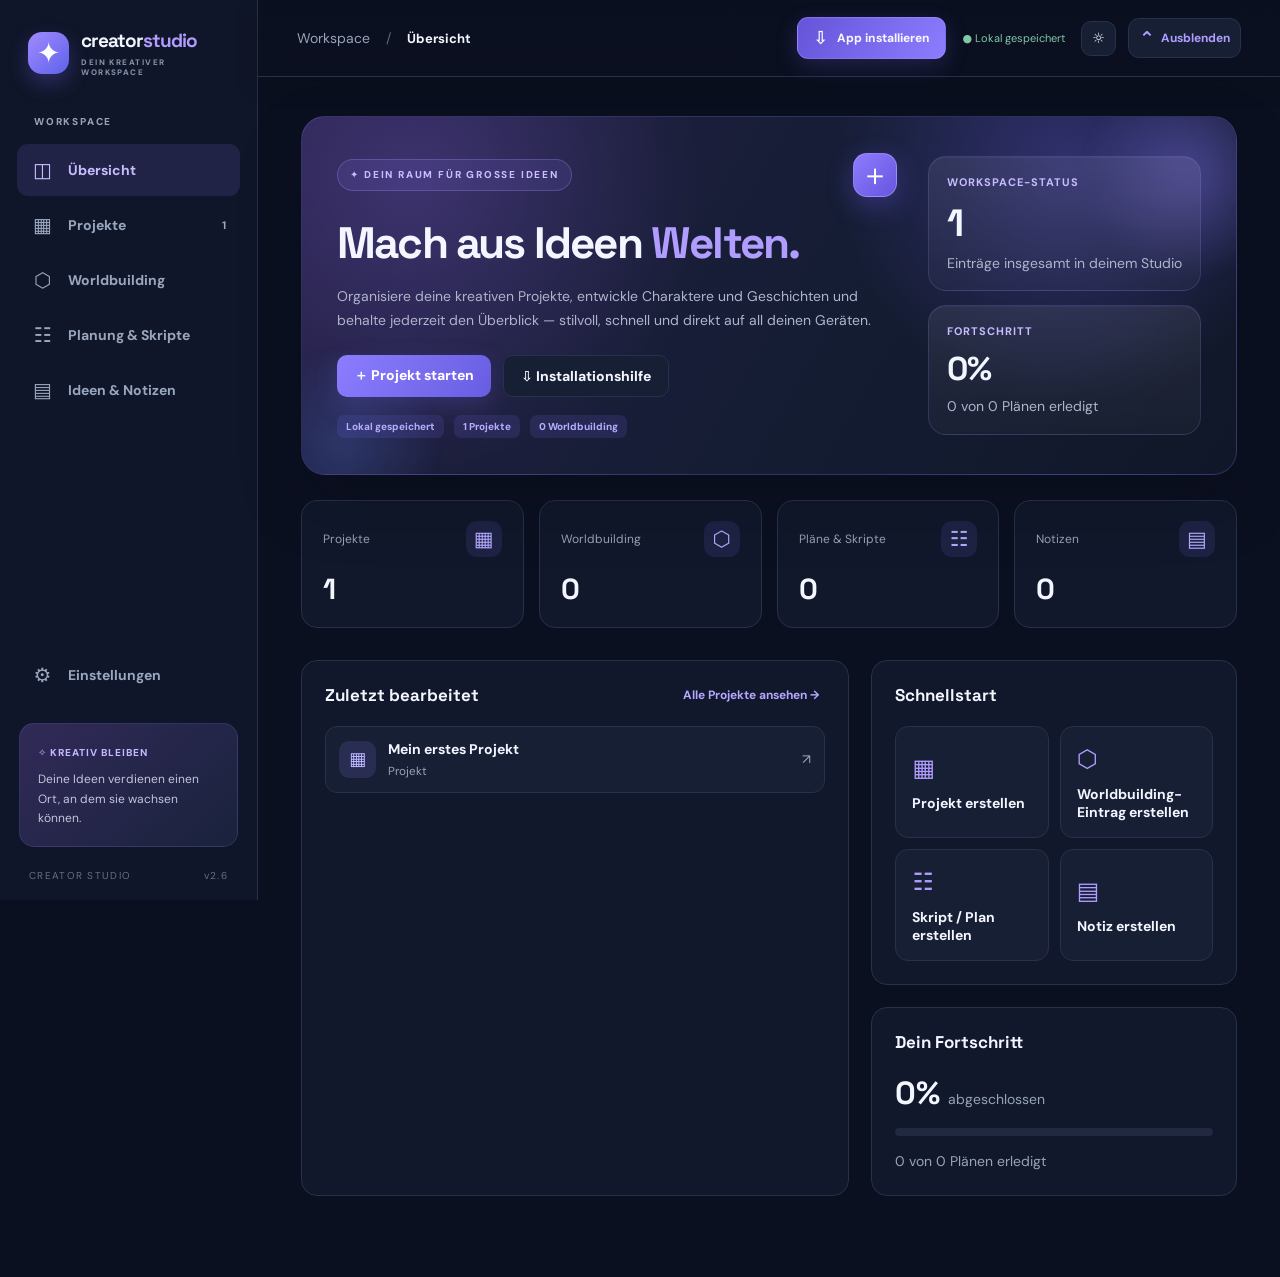
<file: index.html>
<!doctype html><html lang="de"><head><meta charset="utf-8"><meta name="viewport" content="width=device-width, initial-scale=1, viewport-fit=cover"><meta name="theme-color" content="#0b1020"><meta name="description" content="Dein kreativer Workspace für Projekte, Welten, Skripte und Ideen."><title>Creator Studio — Workspace</title><link rel="stylesheet" href="css/style.css"><link rel="manifest" href="manifest.webmanifest"><link rel="apple-touch-icon" href="apple-touch-icon.png"><meta name="apple-mobile-web-app-capable" content="yes"><meta name="apple-mobile-web-app-status-bar-style" content="black-translucent"><meta name="apple-mobile-web-app-title" content="Creator Studio"></head><body>
<div class="app-shell">
<aside class="sidebar" id="sidebar"><div class="brand"><div class="brand-symbol">✦</div><div><strong>creator<span>studio</span></strong><small>DEIN KREATIVER WORKSPACE</small></div></div>
<div class="workspace-label">WORKSPACE</div><nav id="nav" aria-label="Hauptnavigation"><button class="nav-item active" data-view="dashboard"><span>◫</span> Übersicht</button><button class="nav-item" data-view="projects"><span>▦</span> Projekte <em id="nav-projects"></em></button><button class="nav-item" data-view="builds"><span>⬡</span> Worldbuilding</button><button class="nav-item" data-view="plans"><span>☷</span> Planung & Skripte</button><button class="nav-item" data-view="notes"><span>▤</span> Ideen & Notizen</button></nav>
<div class="sidebar-bottom"><button class="nav-item" data-view="settings"><span>⚙</span> Einstellungen</button><div class="sidebar-tip"><span>✧ KREATIV BLEIBEN</span><p>Deine Ideen verdienen einen Ort, an dem sie wachsen können.</p></div><div class="version">CREATOR STUDIO <span>v2.6</span></div></div></aside>
<div class="main-column"><header class="topbar" id="appTopbar"><div class="topbar-details" id="topbarDetails"><div class="top-left"><button id="menuButton" class="icon-btn menu-btn" aria-label="Menü öffnen">☰</button><span class="crumb">Workspace</span><span class="crumb-sep">/</span><b id="crumbCurrent">Übersicht</b></div><div class="top-right"><a class="install-top" href="installieren.html" aria-label="Anleitung zum Installieren der App auf dem Smartphone" title="App auf iPhone oder Android installieren"><span class="install-top-icon">⇩</span><span class="install-top-label">App installieren</span></a><span id="saveIndicator" class="save-indicator">● Lokal gespeichert</span><button class="icon-btn" id="themeButton" aria-label="Darstellung wechseln" title="Hell / Dunkel">☼</button></div></div><button class="topbar-toggle" id="topbarToggle" type="button" aria-expanded="true" aria-controls="topbarDetails" title="Kopfzeile ausblenden"><span class="toggle-symbol" aria-hidden="true">⌃</span><span class="toggle-text">Ausblenden</span></button></header>
<main id="content" tabindex="-1"></main></div></div><div class="mobile-nav" id="mobileNav"><button data-view="dashboard" class="active"><span>◫</span>Home</button><button data-view="projects"><span>▦</span>Projekte</button><button data-view="builds"><span>⬡</span>Welten</button><button data-view="plans"><span>☷</span>Planung</button><button data-view="notes"><span>▤</span>Notizen</button><button data-view="settings"><span>⚙</span>Mehr</button></div>
<div id="overlay" class="modal-overlay hidden" role="presentation"><section class="modal" role="dialog" aria-modal="true" aria-labelledby="modalTitle"><div class="modal-head"><div><span class="eyebrow">CREATOR STUDIO</span><h2 id="modalTitle">Eintrag erstellen</h2></div><button id="closeModal" class="icon-btn" aria-label="Schließen">✕</button></div><form id="editorForm"><div id="formFields"></div><div class="modal-actions"><button type="button" id="cancelModal" class="btn secondary">Abbrechen</button><button class="btn primary" type="submit">✓ Speichern</button></div></form></section></div>
<div id="toast" class="toast" role="status" aria-live="polite"></div><input type="file" id="importFile" accept=".json,application/json,text/plain" class="a11y-file-input"><script>(function(){var m=window.matchMedia&&window.matchMedia('(display-mode: standalone)').matches;var s=window.navigator.standalone===true;if(m||s)document.documentElement.classList.add('installed-app');})();</script><script src="js/app.js" defer></script><script>if ("serviceWorker" in navigator && location.protocol !== "file:") window.addEventListener("load",()=>navigator.serviceWorker.register("./sw.js").catch(console.warn));</script></body></html>
</file>
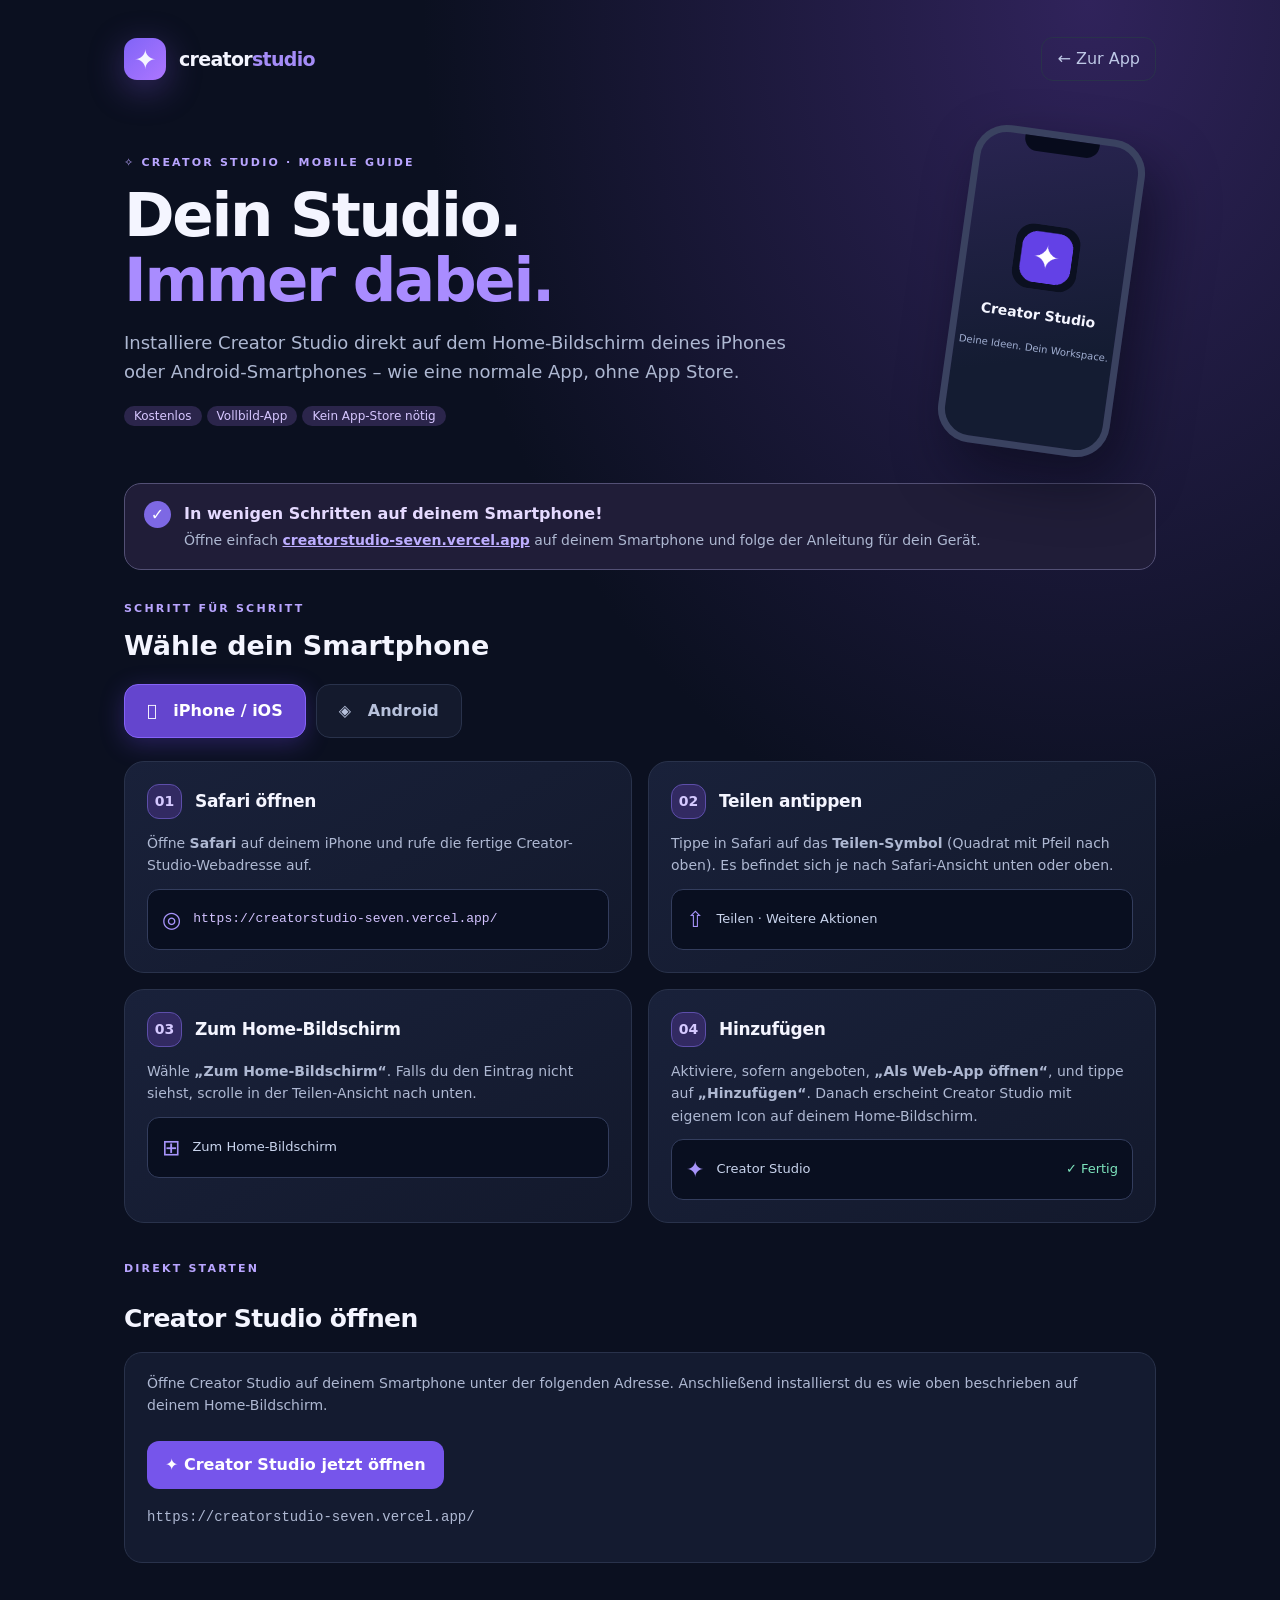
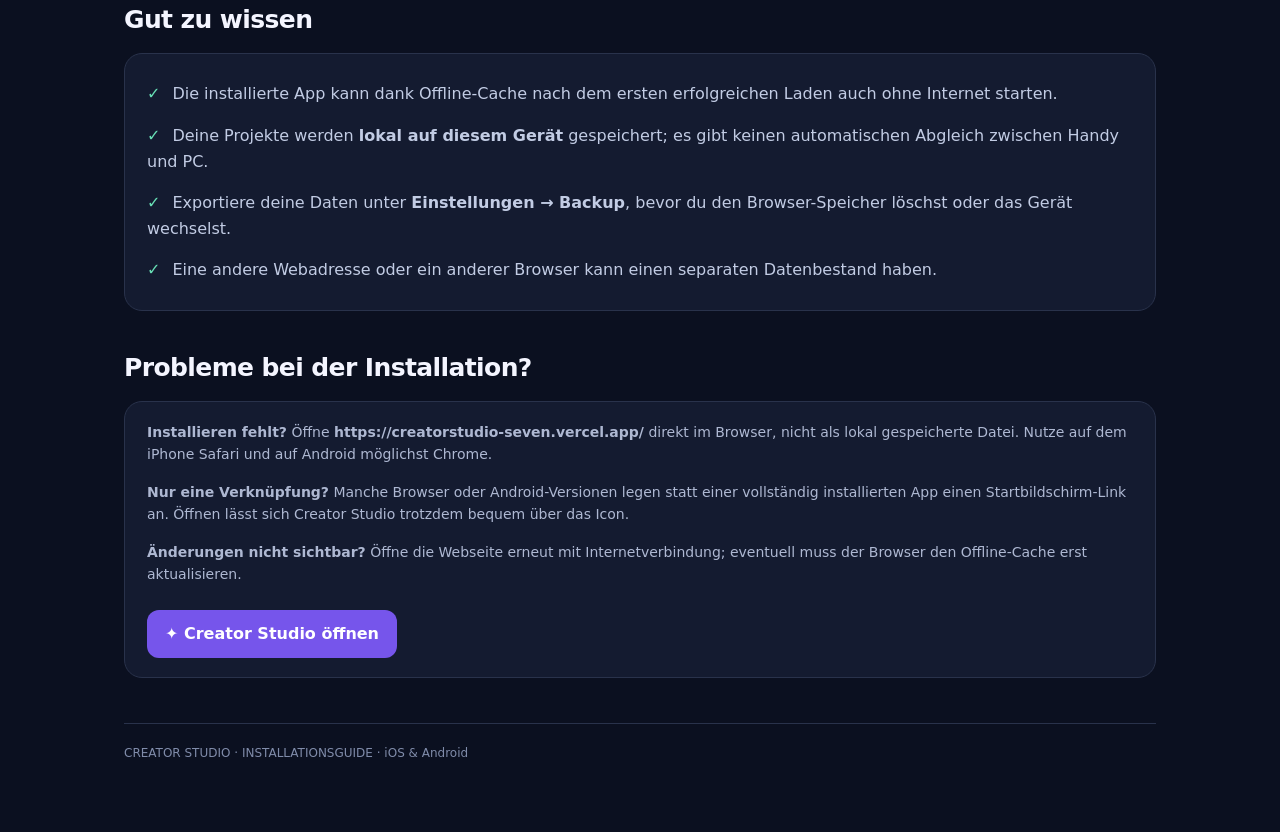
<file: installieren.html>
<!doctype html><html lang="de"><head><meta charset="utf-8"><meta name="viewport" content="width=device-width,initial-scale=1,viewport-fit=cover"><meta name="theme-color" content="#0b1020"><title>App installieren · Creator Studio</title><style>
:root{color-scheme:dark;--bg:#0b1020;--card:#141b31;--line:#29324b;--soft:#aeb8d2;--text:#f4f5ff;--purple:#9b7bff;--blue:#65c8ff;--mint:#69e0b6}*{box-sizing:border-box}body{margin:0;background:radial-gradient(ellipse 65% 45% at 85% 0%,#30235b 0%,transparent 80%),var(--bg);font:16px/1.6 system-ui,-apple-system,Segoe UI,Arial,sans-serif;color:var(--text)}a{color:#bbaaff}button{font:inherit} .wrap{max-width:1080px;margin:auto;padding:22px 24px 70px}.top{display:flex;align-items:center;justify-content:space-between;gap:14px;padding:15px 0 38px}.brand{display:flex;gap:13px;align-items:center;text-decoration:none;color:var(--text);font-weight:850;letter-spacing:-.7px;font-size:19px}.logo{width:42px;height:42px;background:linear-gradient(135deg,#8064f7,#ad76ff);display:grid;place-items:center;border-radius:13px;box-shadow:0 9px 35px #8158e35e;font-size:27px}.back{color:#bec8e6;text-decoration:none;border:1px solid var(--line);padding:8px 15px;border-radius:12px}.back:hover{background:#26304a}.eyebrow{color:#b9a5ff;font-weight:780;letter-spacing:2.2px;font-size:11px;text-transform:uppercase}.hero{display:grid;grid-template-columns:minmax(0,1fr) 230px;align-items:center;gap:45px;margin:12px 0 32px}h1{font-size:clamp(35px,5.6vw,61px);line-height:1.07;letter-spacing:-2.3px;margin:10px 0 17px}h1 span{color:#a98cff}p{color:var(--soft);margin:0 0 15px}.lead{font-size:18px;max-width:670px}.phone{border:7px solid #3a4260;background:linear-gradient(165deg,#292451,#141c32 70%);height:320px;width:173px;border-radius:34px;transform:rotate(8deg);box-shadow:18px 25px 55px #03051080;display:flex;justify-content:center;align-items:center;flex-direction:column;gap:14px;position:relative;margin:auto}.phone:before{content:'';background:#070b1c;border-radius:0 0 13px 13px;position:absolute;top:0;width:75px;height:15px}.phone img{width:65px;border-radius:18px}.phone strong{font-size:14px}.phone small{font-size:10px;color:#a0aed1}.notice{display:flex;gap:13px;padding:17px 19px;border:1px solid #535075;background:#201d38;border-radius:17px;margin:25px 0 30px}.notice b{color:#e5daff}.notice p{font-size:14px;margin:3px 0 0}.dot{flex:0 0 27px;height:27px;border-radius:50%;background:#7d68e4;color:white;text-align:center;line-height:27px;font-weight:800}.tabs{display:flex;gap:10px;flex-wrap:wrap;margin:12px 0 23px}.tab{border:1px solid var(--line);border-radius:14px;padding:13px 22px;background:#141a2d;color:#b7c1db;cursor:pointer;font-weight:750}.tab.active{background:#6445ce;color:white;border-color:#8563f8;box-shadow:0 6px 25px #704af549}.panel{display:none}.panel.active{display:block}.steps{display:grid;grid-template-columns:repeat(2,minmax(0,1fr));gap:16px}.step{border:1px solid var(--line);border-radius:20px;padding:22px;background:linear-gradient(150deg,#19213a,#13192c);min-height:212px}.stephead{display:flex;align-items:center;gap:13px}.num{background:#322a62;color:#d5c9ff;border:1px solid #5d4eaa;border-radius:12px;font-size:14px;font-weight:800;width:35px;height:35px;display:grid;place-items:center;flex-shrink:0}.step h3{margin:0;font-size:17px;letter-spacing:-.3px}.step p{font-size:14px;margin:13px 0 12px}.visual{border-radius:12px;background:#090f20;padding:12px 14px;border:1px solid #333d5d;color:#c9d4ed;display:flex;align-items:center;gap:12px;font-size:13px;min-height:47px}.visual .glyph{font-size:22px;color:#a794fa}.url{font-family:ui-monospace,SFMono-Regular,Consolas,monospace;overflow-wrap:anywhere;color:#d3c3ff}.section{margin-top:37px}.section h2{font-size:25px;letter-spacing:-.6px;margin-bottom:13px}.subcard{background:#141b30;border:1px solid var(--line);border-radius:18px;padding:19px 22px}.subcard p{font-size:14px}.checklist{margin:0;padding:0;list-style:none}.checklist li{padding:8px 0;color:#c2cce4}.checklist li:before{content:'✓';font-weight:900;color:var(--mint);margin-right:12px}.host{display:grid;grid-template-columns:1fr 1fr;gap:15px}.pill{font-size:12px;border-radius:20px;background:#2b254b;color:#d6c6ff;padding:3px 10px}.footer{border-top:1px solid var(--line);margin-top:45px;padding-top:20px;color:#808caa;font-size:12px}.cta{display:inline-flex;background:#7655eb;border-radius:12px;color:white;text-decoration:none;padding:11px 18px;font-weight:750;margin-top:10px}.cta:hover{background:#8b68f8} .show{display:inline-block}@media(max-width:750px){.wrap{padding:12px 17px 44px}.top{padding-bottom:24px}.hero{grid-template-columns:1fr}.phone{display:none}.steps,.host{grid-template-columns:1fr}.step{min-height:0}h1{letter-spacing:-1.1px}.back{font-size:13px}.lead{font-size:16px}.tab{flex:1;padding:13px 10px}}
</style></head><body><div class="wrap"><header class="top"><a href="index.html" class="brand"><span class="logo">✦</span><span>creator<span style="color:#a58cf7">studio</span></span></a><a href="index.html" class="back">← Zur App</a></header><section class="hero"><div><div class="eyebrow">✧ CREATOR STUDIO · MOBILE GUIDE</div><h1>Dein Studio.<br><span>Immer dabei.</span></h1><p class="lead">Installiere Creator Studio direkt auf dem Home-Bildschirm deines iPhones oder Android-Smartphones – wie eine normale App, ohne App Store.</p><span class="pill">Kostenlos</span> <span class="pill">Vollbild-App</span> <span class="pill">Kein App-Store nötig</span></div><div class="phone"><img src="[data-uri]" alt="Creator Studio App-Icon"><strong>Creator Studio</strong><small>Deine Ideen. Dein Workspace.</small></div></section><aside class="notice"><div class="dot">✓</div><div><b>In wenigen Schritten auf deinem Smartphone!</b><p>Öffne einfach <a href="https://creatorstudio-seven.vercel.app/" target="_blank" rel="noopener noreferrer" style="color:#bdaeff;overflow-wrap:anywhere;font-weight:700">creatorstudio-seven.vercel.app</a> auf deinem Smartphone und folge der Anleitung für dein Gerät.</p></div></aside><div class="eyebrow">SCHRITT FÜR SCHRITT</div><h2 style="margin:7px 0 17px;font-size:27px">Wähle dein Smartphone</h2><div class="tabs" role="tablist" aria-label="Betriebssystem auswählen"><button class="tab active" id="iphoneTab" role="tab" aria-selected="true" aria-controls="iphone" onclick="showTab('iphone')"> &nbsp; iPhone / iOS</button><button class="tab" id="androidTab" role="tab" aria-selected="false" aria-controls="android" onclick="showTab('android')">◈ &nbsp; Android</button></div><section class="panel active" id="iphone" role="tabpanel" aria-labelledby="iphoneTab"><div class="steps"><article class="step"><div class="stephead"><div class="num">01</div><h3>Safari öffnen</h3></div><p>Öffne <strong>Safari</strong> auf deinem iPhone und rufe die fertige Creator-Studio-Webadresse auf.</p><div class="visual"><span class="glyph">◎</span><span class="url">https://creatorstudio-seven.vercel.app/</span></div></article><article class="step"><div class="stephead"><div class="num">02</div><h3>Teilen antippen</h3></div><p>Tippe in Safari auf das <strong>Teilen-Symbol</strong> (Quadrat mit Pfeil nach oben). Es befindet sich je nach Safari-Ansicht unten oder oben.</p><div class="visual"><span class="glyph">⇧</span> Teilen · Weitere Aktionen</div></article><article class="step"><div class="stephead"><div class="num">03</div><h3>Zum Home-Bildschirm</h3></div><p>Wähle <strong>„Zum Home-Bildschirm“</strong>. Falls du den Eintrag nicht siehst, scrolle in der Teilen-Ansicht nach unten.</p><div class="visual"><span class="glyph">⊞</span> Zum Home-Bildschirm</div></article><article class="step"><div class="stephead"><div class="num">04</div><h3>Hinzufügen</h3></div><p>Aktiviere, sofern angeboten, <strong>„Als Web-App öffnen“</strong>, und tippe auf <strong>„Hinzufügen“</strong>. Danach erscheint Creator Studio mit eigenem Icon auf deinem Home-Bildschirm.</p><div class="visual"><span class="glyph">✦</span> Creator Studio &nbsp; <span style="margin-left:auto;color:#7de4bd">✓ Fertig</span></div></article></div></section><section class="panel" id="android" role="tabpanel" aria-labelledby="androidTab"><div class="steps"><article class="step"><div class="stephead"><div class="num">01</div><h3>Chrome öffnen</h3></div><p>Starte <strong>Google Chrome</strong> auf Android und öffne dort Creator Studio unter der Adresse unten.</p><div class="visual"><span class="glyph">◎</span><span class="url">https://creatorstudio-seven.vercel.app/</span></div></article><article class="step"><div class="stephead"><div class="num">02</div><h3>Browser-Menü öffnen</h3></div><p>Tippe in Chrome rechts oben auf das Menü mit den <strong>drei Punkten (⋮)</strong>.</p><div class="visual"><span class="glyph">⋮</span> Chrome-Menü</div></article><article class="step"><div class="stephead"><div class="num">03</div><h3>App installieren</h3></div><p>Wähle <strong>„App installieren“</strong> oder <strong>„Zum Startbildschirm hinzufügen“</strong>. Der Wortlaut hängt von Chrome und Android-Version ab.</p><div class="visual"><span class="glyph">⊞</span> App installieren / Startbildschirm</div></article><article class="step"><div class="stephead"><div class="num">04</div><h3>Installation bestätigen</h3></div><p>Bestätige den Dialog mit <strong>„Installieren“</strong> bzw. <strong>„Hinzufügen“</strong>. Creator Studio findest du anschließend unter deinen Apps oder auf dem Startbildschirm.</p><div class="visual"><span class="glyph">✦</span> Creator Studio &nbsp; <span style="margin-left:auto;color:#7de4bd">✓ Fertig</span></div></article></div></section><section class="section"><div class="eyebrow">DIREKT STARTEN</div><h2>Creator Studio öffnen</h2><div class="subcard"><p>Öffne Creator Studio auf deinem Smartphone unter der folgenden Adresse. Anschließend installierst du es wie oben beschrieben auf deinem Home-Bildschirm.</p><a class="cta" href="https://creatorstudio-seven.vercel.app/" target="_blank" rel="noopener noreferrer">✦ Creator Studio jetzt öffnen</a><p style="margin-top:16px"><code>https://creatorstudio-seven.vercel.app/</code></p></div></section><section class="section"><h2>Gut zu wissen</h2><div class="subcard"><ul class="checklist"><li>Die installierte App kann dank Offline-Cache nach dem ersten erfolgreichen Laden auch ohne Internet starten.</li><li>Deine Projekte werden <strong>lokal auf diesem Gerät</strong> gespeichert; es gibt keinen automatischen Abgleich zwischen Handy und PC.</li><li>Exportiere deine Daten unter <strong>Einstellungen → Backup</strong>, bevor du den Browser-Speicher löschst oder das Gerät wechselst.</li><li>Eine andere Webadresse oder ein anderer Browser kann einen separaten Datenbestand haben.</li></ul></div></section><section class="section"><h2>Probleme bei der Installation?</h2><div class="subcard"><p><strong>Installieren fehlt?</strong> Öffne <strong>https://creatorstudio-seven.vercel.app/</strong> direkt im Browser, nicht als lokal gespeicherte Datei. Nutze auf dem iPhone Safari und auf Android möglichst Chrome.</p><p><strong>Nur eine Verknüpfung?</strong> Manche Browser oder Android-Versionen legen statt einer vollständig installierten App einen Startbildschirm-Link an. Öffnen lässt sich Creator Studio trotzdem bequem über das Icon.</p><p><strong>Änderungen nicht sichtbar?</strong> Öffne die Webseite erneut mit Internetverbindung; eventuell muss der Browser den Offline-Cache erst aktualisieren.</p><a class="cta" href="index.html">✦ Creator Studio öffnen</a></div></section><footer class="footer">CREATOR STUDIO · INSTALLATIONSGUIDE · iOS & Android</footer></div><script>function showTab(which){for(const n of ['iphone','android']){const on=n===which;document.getElementById(n).classList.toggle('active',on);document.getElementById(n+'Tab').classList.toggle('active',on);document.getElementById(n+'Tab').setAttribute('aria-selected',String(on));} } </script></body></html>
</file>
<file: css/style.css>
@import url('https://fonts.googleapis.com/css2?family=DM+Sans:wght@400;500;600;700;800&family=Space+Grotesk:wght@400;500;600;700&display=swap');
:root{color-scheme:dark;--bg:#0b1020;--surface:#11182b;--surface2:#171f34;--surface3:#202940;--line:#273149;--text:#f4f6ff;--muted:#97a3b9;--accent:#8c7dff;--accent2:#b19dff;--shadow:0 18px 50px #0003;--safe-top:env(safe-area-inset-top,0px);--safe-bottom:env(safe-area-inset-bottom,0px)}
*{box-sizing:border-box}html{scroll-behavior:smooth}body{margin:0;min-height:100dvh;background:var(--bg);color:var(--text);font:14px 'DM Sans',system-ui,sans-serif}button,input,textarea,select{font:inherit}button{cursor:pointer}button:focus-visible,input:focus-visible,textarea:focus-visible,select:focus-visible,a:focus-visible{outline:2px solid var(--accent);outline-offset:2px}.app-shell{min-height:100dvh;display:flex}.sidebar{width:258px;background:#101629;border-right:1px solid var(--line);padding:28px 17px 18px;display:flex;flex-direction:column;flex-shrink:0;position:sticky;top:0;height:100dvh}.brand{display:flex;align-items:center;gap:12px;padding:0 11px 38px}.brand-symbol{width:42px;height:42px;display:grid;place-items:center;border-radius:14px;color:white;font-size:29px;background:linear-gradient(135deg,#a18aff,#5e62ea);box-shadow:0 9px 20px #6f60f84a}.brand strong{display:block;font:700 19px 'Space Grotesk';letter-spacing:-1px}.brand strong span{color:var(--accent2)}.brand small{display:block;margin-top:4px;font-size:8px;font-weight:800;letter-spacing:1.45px;color:#8693ab}.workspace-label,.eyebrow{font-size:10px;letter-spacing:1.8px;font-weight:800;color:var(--muted)}.workspace-label{padding:0 17px;margin-bottom:13px}.nav-item{width:100%;display:flex;align-items:center;text-align:left;gap:14px;padding:13px 14px;border:0;background:transparent;color:#99a6be;border-radius:11px;margin:3px 0;font-weight:700;transition:.2s}.nav-item span{font-size:20px;width:23px;text-align:center;font-weight:400}.nav-item em{font-style:normal;margin-left:auto;font-size:11px;color:#9fa7bc}.nav-item:hover{background:#ffffff0a;color:white}.nav-item.active{background:#8172fb23;color:#c8bcff}.sidebar-bottom{margin-top:auto}.sidebar-tip{padding:18px;border:1px solid #5f5ea94d;border-radius:15px;background:linear-gradient(140deg,#312a58,#19223c);margin:22px 2px}.sidebar-tip span{color:#c5b8ff;font-size:10px;font-weight:800;letter-spacing:1px}.sidebar-tip p{color:#c2c5dc;font-size:12px;line-height:1.6;margin:10px 0 0}.version{font-size:10px;letter-spacing:1.3px;color:#637089;padding:0 12px}.version span{float:right}.main-column{flex:1;min-width:0;min-height:100dvh;display:flex;flex-direction:column}.topbar{position:sticky;top:0;z-index:30;display:flex;align-items:center;justify-content:space-between;gap:18px;min-height:77px;padding:calc(12px + var(--safe-top)) 39px 12px;border-bottom:1px solid var(--line);background:linear-gradient(180deg,rgba(11,16,32,.96),rgba(11,16,32,.86));backdrop-filter:blur(18px);box-shadow:0 8px 24px rgba(0,0,0,.16)}.top-left,.top-right{display:flex;align-items:center;gap:16px}.crumb{color:var(--muted)}.crumb-sep{color:#59677e}.top-left b{font-size:13px}.save-indicator{font-size:11px;color:#7fc8a8}.icon-btn{border:1px solid var(--line);color:var(--text);background:var(--surface2);border-radius:10px;width:35px;height:35px;display:grid;place-items:center;flex-shrink:0}.top-create,.btn.primary{background:linear-gradient(120deg,#8c7dff,#685de1);color:#fff;border:0;border-radius:10px;font-weight:800;padding:11px 17px;box-shadow:0 8px 24px #7569ee38;text-decoration:none}.top-create:hover,.btn.primary:hover{filter:brightness(1.1)}.btn.secondary{background:var(--surface2);color:var(--text);text-decoration:none}.menu-btn{display:none}main{flex:1;max-width:1400px;width:100%;margin:0 auto;padding:39px 43px calc(80px + var(--safe-bottom))}.page-head{display:flex;justify-content:space-between;align-items:center;gap:18px;margin-bottom:28px}.page-head h1{font:700 clamp(27px,3vw,37px) 'Space Grotesk';letter-spacing:-1.5px;margin:7px 0 8px}.page-head p,.subtle{color:var(--muted);margin:0;line-height:1.5}.purple{color:var(--accent2)}
.hero{position:relative;padding:36px 35px;min-height:228px;border-radius:24px;border:1px solid #7364d04d;background:radial-gradient(circle at 12% 18%,rgba(151,116,255,.24),transparent 33%),radial-gradient(circle at 82% 15%,rgba(105,90,230,.34),transparent 28%),linear-gradient(120deg,#241f45 0%,#151d34 54%,#101728 100%);display:flex;align-items:stretch;justify-content:space-between;gap:24px;margin-bottom:25px;overflow:hidden;box-shadow:0 28px 60px rgba(6,9,20,.28)}.hero-content,.hero-side{position:relative;z-index:1}.hero-content{max-width:640px;display:flex;flex-direction:column;justify-content:center}.hero-badge{display:inline-flex;align-items:center;gap:8px;width:max-content;padding:8px 12px;border-radius:999px;background:rgba(139,125,255,.12);border:1px solid rgba(177,157,255,.25);color:#cbbdff}.hero h1{font:700 clamp(29px,3.6vw,44px) 'Space Grotesk';letter-spacing:-1.8px;margin:18px 0 14px}.hero p{color:#afb4cb;max-width:560px;line-height:1.7;margin:0}.hero-actions{display:flex;gap:12px;flex-wrap:wrap;margin-top:22px}.hero-link{display:inline-flex;align-items:center;justify-content:center;font-weight:800}.hero-highlights{display:flex;gap:10px;flex-wrap:wrap;margin-top:18px}.hero-side{display:grid;gap:14px;align-content:center;min-width:240px;max-width:280px}.hero-card{padding:18px 18px 16px;border-radius:18px;border:1px solid rgba(154,139,255,.18);background:linear-gradient(180deg,rgba(255,255,255,.08),rgba(255,255,255,.03));backdrop-filter:blur(12px);box-shadow:inset 0 1px 0 rgba(255,255,255,.04)}.hero-card small{display:block;color:#c7bcff;font-size:11px;font-weight:700;letter-spacing:1px;text-transform:uppercase;margin-bottom:10px}.hero-card strong{display:block;font:700 33px 'Space Grotesk';letter-spacing:-1px;margin-bottom:6px}.hero-card span{display:block;color:#adb5cd;line-height:1.55}.hero-card-main strong{font-size:38px}.hero-glow{position:absolute;border-radius:50%;filter:blur(8px);pointer-events:none;opacity:.9}.hero-glow-a{right:-58px;top:-48px;width:210px;height:210px;background:radial-gradient(circle,#8c7dff66 0%,#8c7dff00 72%)}.hero-glow-b{left:-55px;bottom:-68px;width:190px;height:190px;background:radial-gradient(circle,#5b8dff3d 0%,#5b8dff00 76%)}.stats-grid{display:grid;grid-template-columns:repeat(4,minmax(0,1fr));gap:15px;margin-bottom:32px}.stat-card,.panel,.item-card{background:var(--surface);border:1px solid var(--line);border-radius:16px}.stat-card{padding:20px 21px;display:flex;flex-direction:column;gap:13px}.stat-top{display:flex;align-items:center;justify-content:space-between;color:var(--muted);font-size:12px}.stat-icon{width:36px;height:36px;border-radius:11px;display:grid;place-items:center;background:#7469ef22;color:#b6aaff;font-size:21px}.stat-card strong{font:700 29px 'Space Grotesk';letter-spacing:-1px}.dashboard-grid{display:grid;grid-template-columns:minmax(0,1.5fr) minmax(280px,1fr);gap:22px}.panel{padding:23px}.panel-header,.section-head{display:flex;align-items:center;justify-content:space-between;gap:12px;margin-bottom:20px}.panel-header h2,.section-head h2{font:700 17px 'Space Grotesk';margin:0}.text-action{color:#b4a7ff;border:0;background:transparent;font-weight:700;font-size:12px}.recent-list{display:flex;flex-direction:column;gap:10px}.recent-row{width:100%;display:flex;align-items:center;gap:12px;text-align:left;padding:13px;border:1px solid var(--line);background:var(--surface2);border-radius:12px;color:var(--text)}.recent-row:hover,.item-card:hover{border-color:#7c71c87a}.small-icon{width:37px;height:37px;flex-shrink:0;border-radius:10px;display:grid;place-items:center;background:#8b7df327;color:#beb5ff;font-size:18px}.recent-row .recent-info{min-width:0;flex:1}.recent-info b{display:block;white-space:nowrap;text-overflow:ellipsis;overflow:hidden}.recent-info small{display:block;margin-top:5px;color:var(--muted)}.quick-actions{display:grid;grid-template-columns:1fr 1fr;gap:11px}.quick-action{min-height:95px;text-align:left;padding:16px;border-radius:13px;background:var(--surface2);border:1px solid var(--line);color:var(--text);font-weight:700}.quick-action:hover{border-color:var(--accent)}.quick-action span{display:block;color:var(--accent2);font-size:24px;margin-bottom:11px}.progress-line{height:8px;border-radius:9px;overflow:hidden;background:var(--surface3);margin:15px 0}.progress-line div{height:100%;background:linear-gradient(90deg,#776afa,#b69bff);border-radius:9px}.toolbar{display:flex;gap:12px;margin-bottom:23px}.search{display:flex;gap:10px;align-items:center;flex:1;border:1px solid var(--line);background:var(--surface);border-radius:11px;padding:0 16px;max-width:570px;color:var(--muted)}.search input{padding:14px 0;background:none;border:0;color:var(--text);width:100%;outline:0}.select{background:var(--surface);color:var(--text);border:1px solid var(--line);border-radius:11px;padding:0 13px;min-width:140px}.cards{display:grid;grid-template-columns:repeat(3,minmax(0,1fr));gap:17px}.item-card{padding:20px;min-width:0;transition:border-color .2s,transform .2s}.item-card:hover{transform:translateY(-2px)}.card-top{display:flex;align-items:flex-start;justify-content:space-between;gap:8px}.card-icon{height:47px;width:47px;display:grid;place-items:center;border-radius:13px;font-size:24px;overflow:hidden;background:#8e7dff22;color:#b6a9ff}.card-icon img{width:100%;height:100%;object-fit:cover}.card-actions{display:flex;gap:5px}.card-actions button{height:30px;width:30px;border:1px solid var(--line);background:var(--surface2);color:var(--muted);border-radius:9px}.card-actions button:hover{color:var(--text)}.card-actions button.danger:hover{color:#ff888e}.item-card h3{font:700 17px 'Space Grotesk';margin:17px 0 8px;overflow-wrap:anywhere}.item-card p{color:var(--muted);font-size:12px;line-height:1.65;min-height:36px;white-space:pre-wrap;overflow-wrap:anywhere}.card-footer{border-top:1px solid var(--line);padding-top:14px;margin-top:16px;display:flex;align-items:center;justify-content:space-between;gap:8px;font-size:11px;color:var(--muted)}.pill{display:inline-flex;align-items:center;border-radius:7px;padding:5px 9px;background:#8073ff22;color:#b6abff;font-size:10px;font-weight:800;max-width:100%;overflow:hidden;text-overflow:ellipsis;white-space:nowrap}.empty{padding:53px 20px;border:1px dashed var(--line);border-radius:18px;text-align:center;color:var(--muted);grid-column:1/-1}.empty .empty-symbol{font-size:42px;color:var(--accent2);margin-bottom:8px}.empty h3{color:var(--text);font-size:18px}.btn{padding:11px 17px;border-radius:10px;border:1px solid var(--line);font-weight:800}.plan-list{display:grid;gap:13px}.plan-row{background:var(--surface);border:1px solid var(--line);border-radius:15px;padding:20px}.plan-head{display:flex;gap:13px;align-items:flex-start}.plan-content{flex:1;min-width:0}.plan-content h3{font:700 17px 'Space Grotesk';margin:2px 0 8px}.plan-content p{font-size:12px;color:var(--muted);margin:11px 0;white-space:pre-wrap}.check{appearance:none;width:23px;height:23px;flex-shrink:0;margin:2px 0;border:2px solid #69748c;border-radius:7px;background:transparent;cursor:pointer}.check:checked{background:#8d7afa;border-color:#8d7afa}.check:checked:after{content:'✓';display:block;text-align:center;color:white;font-size:15px;line-height:18px}.parts{display:grid;gap:8px;margin-top:15px}.part{display:flex;align-items:center;gap:12px;padding:11px;border:1px solid var(--line);border-radius:10px;background:var(--surface2);font-size:12px}.part.completed,.done-title{text-decoration:line-through;color:var(--muted)}.part span{flex:1}.part button{border:0;background:transparent;color:#fa999f;font-weight:800}.part-add{border:1px dashed var(--line);background:none;border-radius:9px;color:var(--accent2);padding:10px;font-weight:700}.settings-grid{display:grid;gap:16px;max-width:760px}.settings-item{display:flex;justify-content:space-between;align-items:center;gap:16px;padding:21px;border:1px solid var(--line);background:var(--surface);border-radius:14px}.settings-item h3{margin:0 0 6px}.settings-item p{font-size:12px;color:var(--muted);margin:0;line-height:1.5}.modal-overlay{position:fixed;z-index:100;inset:0;background:#030610c9;backdrop-filter:blur(8px);display:flex;align-items:center;justify-content:center;padding:15px}.hidden{display:none!important}.modal{width:min(100%,600px);max-height:min(88vh,850px);overflow-y:auto;background:var(--surface);border:1px solid #4a476e;border-radius:20px;padding:26px;box-shadow:var(--shadow)}.modal-head{display:flex;justify-content:space-between;align-items:center;margin-bottom:24px}.modal-head h2{font:700 25px 'Space Grotesk';letter-spacing:-.8px;margin:7px 0 0}.field{margin-bottom:17px}.field label{display:block;font-weight:700;font-size:12px;margin-bottom:8px}.field input,.field textarea,.field select{width:100%;background:var(--bg);border:1px solid var(--line);color:var(--text);border-radius:10px;padding:12px 13px;min-height:43px}.field textarea{resize:vertical;min-height:104px}.field small{font-size:11px;color:var(--muted)}.field-grid{display:grid;grid-template-columns:1fr 1fr;gap:14px}.modal-actions{display:flex;justify-content:flex-end;gap:10px;padding-top:15px;border-top:1px solid var(--line)}.toast{position:fixed;bottom:calc(25px + var(--safe-bottom));right:25px;background:#252d49;border:1px solid #7167c8;padding:13px 19px;border-radius:11px;box-shadow:var(--shadow);z-index:130;opacity:0;transform:translateY(10px);pointer-events:none;transition:.2s}.toast.show{opacity:1;transform:translateY(0)}.mobile-nav{display:none}.note-text{white-space:pre-wrap;overflow-wrap:anywhere}.light{color-scheme:light;--bg:#f4f5fb;--surface:#fff;--surface2:#f6f5fb;--surface3:#eae8f4;--line:#e1e4ef;--text:#20243a;--muted:#69748b;--accent:#6958ed;--accent2:#7866ed;--shadow:0 18px 50px #25304a1c}.light .sidebar{background:#fff}.light .sidebar-tip{background:linear-gradient(135deg,#e7e3ff,#f8f6ff)}.light .sidebar-tip p{color:#5e587a}.light .hero{background:radial-gradient(circle at 12% 18%,rgba(177,166,255,.38),transparent 33%),radial-gradient(circle at 82% 15%,rgba(168,157,255,.4),transparent 30%),linear-gradient(115deg,#ece8ff,#f5f5ff);border-color:#d9d0ff}.light .hero p,.light .hero-card span{color:#64627e}.light .hero .eyebrow{color:#7463cf}.light .hero-card{background:linear-gradient(180deg,rgba(255,255,255,.85),rgba(245,243,255,.9));border-color:#ddd6ff}.light .hero-card small{color:#6e5be8}.light .brand small{color:#788199}.light .nav-item{color:#657086}.light .nav-item.active{color:#7661ea}.light .save-indicator{color:#23895b}
/* App installieren Button */
.install-top{display:inline-flex;align-items:center;justify-content:center;gap:9px;white-space:nowrap;text-decoration:none;color:#f8f6ff;background:linear-gradient(120deg,#6554d8,#8c7dff);border:1px solid #a99aff55;border-radius:11px;padding:10px 15px;font-size:12px;font-weight:800;box-shadow:0 7px 22px #7264ed35;transition:transform .2s,filter .2s;min-height:42px}.install-top:hover{transform:translateY(-1px);filter:brightness(1.12)}.install-top-icon{font-size:18px;line-height:1}.light .install-top{color:#fff}
@media(max-width:1150px){.cards{grid-template-columns:repeat(2,minmax(0,1fr))}.topbar{padding:calc(12px + var(--safe-top)) 23px 12px}main{padding:30px 26px calc(80px + var(--safe-bottom))}}
@media(max-width:850px){.sidebar{display:none}.menu-btn{display:none}.dashboard-grid{grid-template-columns:1fr}.hero{grid-template-columns:1fr}.stats-grid{grid-template-columns:repeat(2,1fr)}.mobile-nav{position:fixed;z-index:60;bottom:0;left:0;right:0;display:flex;justify-content:space-around;background:var(--surface);border-top:1px solid var(--line);padding:8px 5px max(8px,var(--safe-bottom))}.mobile-nav button{background:none;border:0;color:var(--muted);font-size:10px;display:flex;flex-direction:column;align-items:center;gap:3px;padding:4px 8px}.mobile-nav button span{font-size:21px}.mobile-nav button.active{color:var(--accent2)}main{padding-bottom:calc(120px + var(--safe-bottom))}.toast{bottom:calc(90px + var(--safe-bottom))}}
@media(max-width:570px){main{padding:20px 16px calc(110px + var(--safe-bottom))}.topbar{min-height:auto;padding:calc(12px + var(--safe-top)) 12px 12px;flex-direction:column;align-items:stretch;gap:10px}.top-left,.top-right{width:100%}.top-left{justify-content:flex-start}.top-right{display:grid;grid-template-columns:minmax(0,1fr) auto auto;align-items:center;gap:8px}.top-left .crumb,.crumb-sep,.save-indicator{display:none}.top-left b{font-size:15px}.top-create{padding:9px 12px}.top-create span{display:none}.page-head{align-items:flex-start}.page-head h1{font-size:27px}.page-head .btn{font-size:12px;padding:10px}.hero{padding:24px;min-height:auto;flex-direction:column;gap:18px}.hero h1{font-size:clamp(28px,9vw,36px)}.hero-side{min-width:0;max-width:none;grid-template-columns:1fr 1fr}.hero-highlights{gap:8px}.hero-art{display:none}.stats-grid{gap:10px}.stat-card{padding:16px}.stat-card strong{font-size:25px}.cards{grid-template-columns:1fr}.toolbar{flex-direction:column}.search{max-width:none}.select{padding:12px}.field-grid{grid-template-columns:1fr;gap:0}.settings-item{align-items:flex-start;flex-direction:column}.modal{padding:20px}.modal-actions .btn{flex:1}.install-top{width:100%;padding:10px 12px;gap:6px}.install-top-label{overflow:hidden;text-overflow:ellipsis}.icon-btn{width:34px;height:34px}}
@media(max-width:390px){.top-right{grid-template-columns:minmax(0,1fr) auto auto}.install-top-label{font-size:0}.install-top-label:after{content:'Installieren';font-size:11px}.top-right{gap:5px}.icon-btn{width:31px;height:33px}.hero-side{grid-template-columns:1fr}}

/* Creator Studio 2.5 — einklappbare Kopfzeile und Schnellaktion im Hero */
.topbar{gap:12px}
.topbar-details{display:flex;align-items:center;justify-content:space-between;flex:1;min-width:0;gap:16px}
.topbar-toggle{display:inline-flex;align-items:center;justify-content:center;gap:6px;min-height:40px;flex-shrink:0;padding:8px 10px;border:1px solid var(--line);border-radius:11px;color:var(--accent2);background:var(--surface2);font-size:12px;font-weight:700;cursor:pointer;touch-action:manipulation}
.topbar-toggle:hover{border-color:var(--accent)}
.toggle-symbol{font-size:19px;line-height:1;display:inline-block;transition:transform .2s}
.topbar.is-collapsed{justify-content:flex-end;min-height:0;padding-top:calc(5px + var(--safe-top));padding-bottom:5px;background:var(--bg)}
.topbar.is-collapsed .toggle-symbol{transform:rotate(180deg)}
.topbar.is-collapsed .topbar-toggle{min-height:32px;padding:4px 10px}
.hero-heading-row{display:flex;align-items:center;justify-content:space-between;gap:12px;width:100%}
.hero-heading-row .hero-badge{max-width:calc(100% - 56px);min-width:0;white-space:normal;line-height:1.4}
.hero-create{flex:0 0 44px;width:44px;height:44px;border:1px solid #c0b3ff6b;border-radius:14px;background:linear-gradient(135deg,#8d7bff,#6756de);box-shadow:0 8px 28px #725eff55;color:#fff;font-size:30px;line-height:1;display:grid;place-items:center;cursor:pointer;touch-action:manipulation}
.hero-create:hover{filter:brightness(1.14);transform:translateY(-1px)}
.light .topbar{background:var(--bg)}
.light .hero-create{color:white}
@media(max-width:850px){.topbar-details{gap:10px}.topbar-details .top-right{gap:9px}}
@media(max-width:570px){
 .topbar{flex-direction:row;align-items:center;gap:8px;padding:calc(9px + var(--safe-top)) 12px 9px}
 .topbar-details{display:flex;flex-direction:column;align-items:stretch;gap:9px}
 .topbar-details[hidden]{display:none}
 .topbar-details .top-left,.topbar-details .top-right{width:100%}
 .topbar-details .top-right{display:grid;grid-template-columns:minmax(0,1fr) auto;gap:8px}
 .topbar-toggle{align-self:flex-start;padding:8px;min-width:36px;min-height:36px}
 .topbar-toggle .toggle-text{display:none}
 .topbar.is-collapsed{padding:calc(4px + var(--safe-top)) 12px 4px}
 .hero-heading-row{gap:8px}
 .hero-heading-row .hero-badge{font-size:9px;letter-spacing:1.15px;padding:9px 10px}
 .hero-create{flex-basis:42px;width:42px;height:42px;border-radius:13px}
}

.topbar-details[hidden]{display:none!important}

/* Creator Studio 2.6 – native mobile feel */
html,body{overscroll-behavior-y:none;-webkit-tap-highlight-color:transparent}
button,a,label{touch-action:manipulation}
@media(max-width:850px){
 .mobile-nav{padding:9px max(6px,env(safe-area-inset-right)) max(10px,var(--safe-bottom)) max(6px,env(safe-area-inset-left));gap:0;box-shadow:0 -10px 28px #0003;backdrop-filter:blur(18px)}
 .mobile-nav button{flex:1;min-width:0;min-height:51px;padding:5px 2px;font-size:10px;border-radius:12px}
 .mobile-nav button.active{background:#8172fb20;color:var(--accent2)}
 .mobile-nav button span{font-size:21px;line-height:1.2}
 .stat-card,.panel,.item-card,.settings-group{box-shadow:0 12px 28px #0000000f}
 .modal-overlay{padding:calc(12px + var(--safe-top)) 12px calc(12px + var(--safe-bottom));align-items:flex-end}
 .modal{max-height:calc(100dvh - var(--safe-top) - var(--safe-bottom) - 24px);width:100%;border-radius:23px 23px 16px 16px;overscroll-behavior:contain}
 .modal-actions{position:sticky;bottom:0;background:var(--surface);z-index:1;padding:13px 0 4px}
 .field input,.field textarea,.field select{font-size:16px}
}
/* Standalone PWA: the browser-style header never appears, even briefly. */
@media(max-width:850px){
 .installed-app .topbar{display:none!important}
 .installed-app main{padding-top:calc(18px + var(--safe-top));padding-bottom:calc(120px + var(--safe-bottom))}
 .installed-app .mobile-nav{padding-bottom:max(12px,var(--safe-bottom))}
 .installed-app .hero-link{display:none}
 .installed-app .hero{margin-top:0}
}
@media(max-width:570px){
 .hero-side{grid-template-columns:repeat(2,minmax(0,1fr))}
 .hero-card{padding:12px}
 .hero-card strong,.hero-card-main strong{font-size:26px}
 .hero-card span{font-size:11px}
 .hero-highlights .pill{font-size:9px}
 .hero-content .hero-actions{margin-top:16px}
 .hero-actions .btn{min-height:44px}
}
.settings-grid{max-width:890px;gap:20px}
.settings-group{border-radius:19px;border:1px solid var(--line);background:var(--surface);overflow:hidden}
.settings-group-title{display:flex;align-items:center;gap:14px;padding:20px 20px 15px;border-bottom:1px solid var(--line)}
.settings-group-title h2{font:700 18px 'Space Grotesk';margin:0 0 5px}
.settings-group-title p{font-size:12px;line-height:1.45;color:var(--muted);margin:0}
.settings-icon{display:grid;place-items:center;min-width:40px;width:40px;height:40px;font-size:21px;color:var(--accent2);background:#8172fb23;border-radius:13px}
.settings-group .settings-item{border:0;border-radius:0;border-bottom:1px solid var(--line);padding:18px 20px}
.settings-group .settings-item:last-child{border-bottom:0}
.settings-item .btn{min-height:42px;display:inline-flex;align-items:center;justify-content:center;flex-shrink:0;white-space:nowrap}
.settings-item .btn.primary{border:0}
.settings-stack{flex-direction:column;align-items:stretch}
.backup-buttons{display:flex;gap:10px;flex-wrap:wrap}
.backup-textarea{display:block;width:100%;min-height:90px;padding:12px 14px;font-size:14px;background:var(--bg);color:var(--text);border:1px solid var(--line);border-radius:11px;resize:vertical}
.a11y-file-input{position:absolute;width:1px;height:1px;opacity:0;overflow:hidden;clip-path:inset(50%)}
.file-import-label{cursor:pointer;text-align:center}
.danger-text{color:#f18a92}
@media(max-width:570px){
 .settings-group-title{padding:17px 16px}
 .settings-group .settings-item{padding:16px;gap:12px}
 .settings-group .settings-item>.btn,.file-import-label{width:100%}
 .backup-buttons .btn{flex:1;min-width:135px}
}
@media(prefers-reduced-motion:reduce){*,*::before,*::after{scroll-behavior:auto!important;transition-duration:.01ms!important;animation-duration:.01ms!important}}

/* Creator Studio 2.7 — Bilder im Projekteditor */
.image-editor{margin:18px 0;padding:16px;border:1px solid var(--line);border-radius:16px;background:var(--surface2)}
.image-editor-title{display:block;font-size:13px;font-weight:800;margin-bottom:13px}.image-editor-title span{font-weight:400;color:var(--muted)}
.image-editor-body{display:flex;gap:15px;align-items:center;margin-bottom:16px}.image-preview{width:98px;height:98px;border-radius:17px;display:grid;place-items:center;flex-shrink:0;background:linear-gradient(135deg,#8f72ff,#5142b8);color:#fff;font-size:48px;overflow:hidden;border:1px solid #ac96ff55}.image-preview img{width:100%;height:100%;object-fit:cover}.image-editor-options{min-width:0;display:flex;align-items:flex-start;flex-wrap:wrap;gap:8px}.image-editor-options small,.image-editor-hint{width:100%;color:var(--muted);font-size:11px;line-height:1.5}.upload-btn{display:inline-flex;align-items:center;justify-content:center;position:relative;cursor:pointer;padding:11px 14px;min-height:44px}.upload-btn input{position:absolute;inset:0;width:100%;height:100%;opacity:0;cursor:pointer}.upload-btn.is-loading{opacity:.6;pointer-events:none}.image-remove{min-height:44px}.image-remove:disabled{opacity:.45;cursor:not-allowed}.image-editor .field{margin-bottom:6px}.recent-image img{width:100%;height:100%;object-fit:cover;border-radius:inherit}.image-editor .field input{font-size:16px}
@media(max-width:460px){.image-editor{padding:12px}.image-editor-body{align-items:flex-start}.image-preview{width:76px;height:76px}.image-editor-options .btn{font-size:11px;padding:9px}.image-remove{min-height:40px}}
</file>
